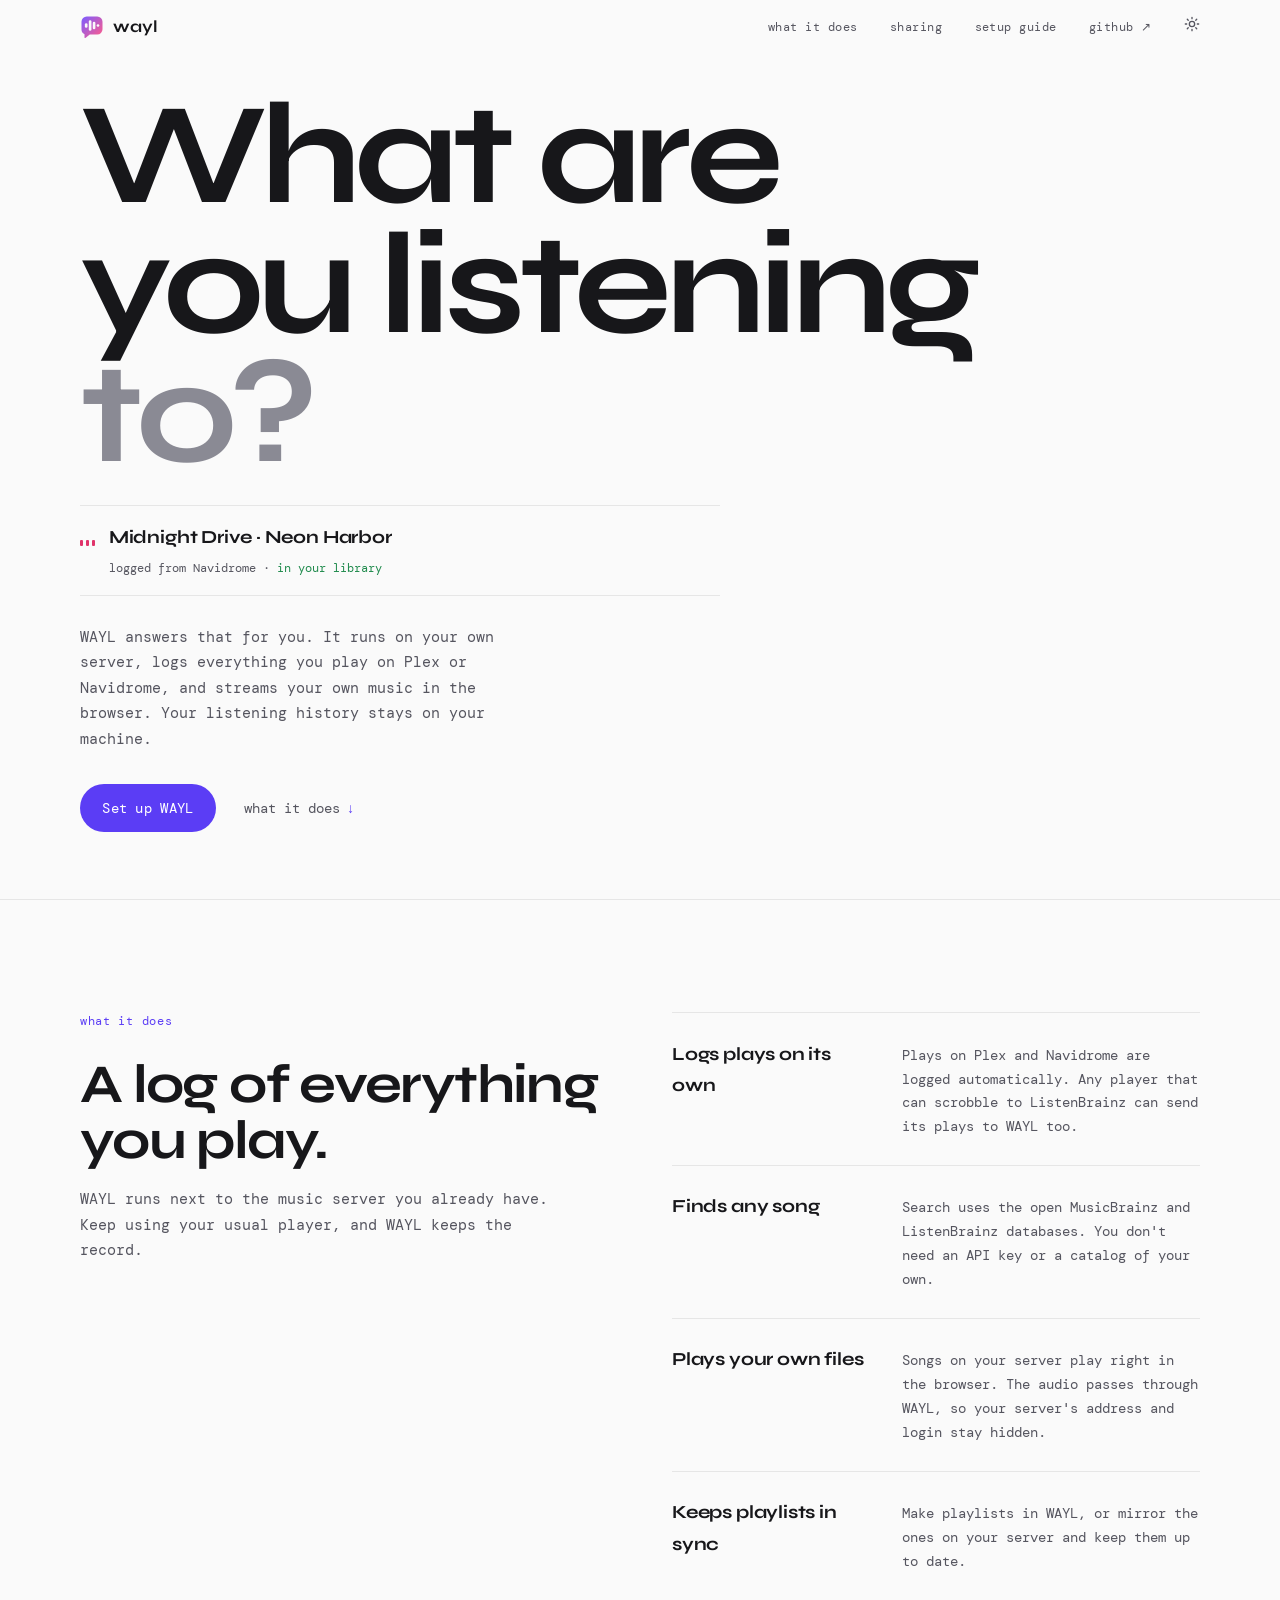
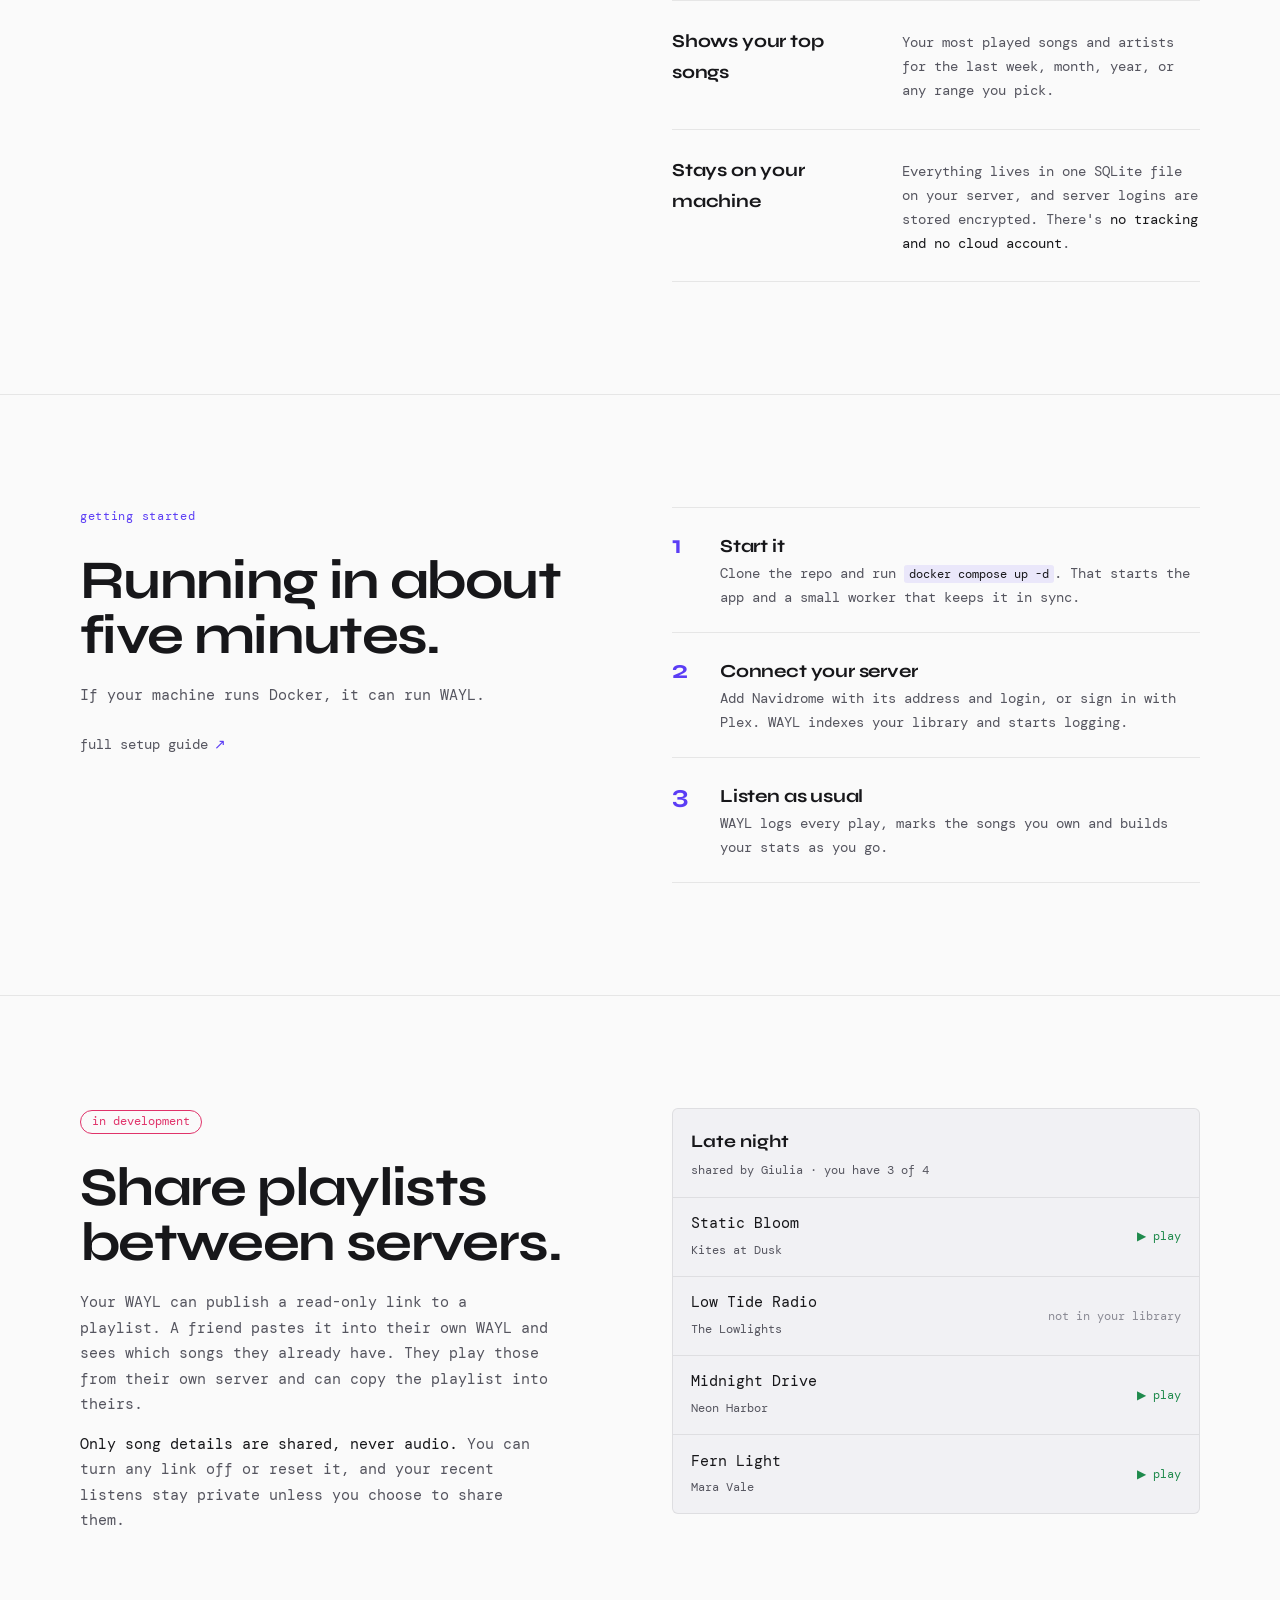
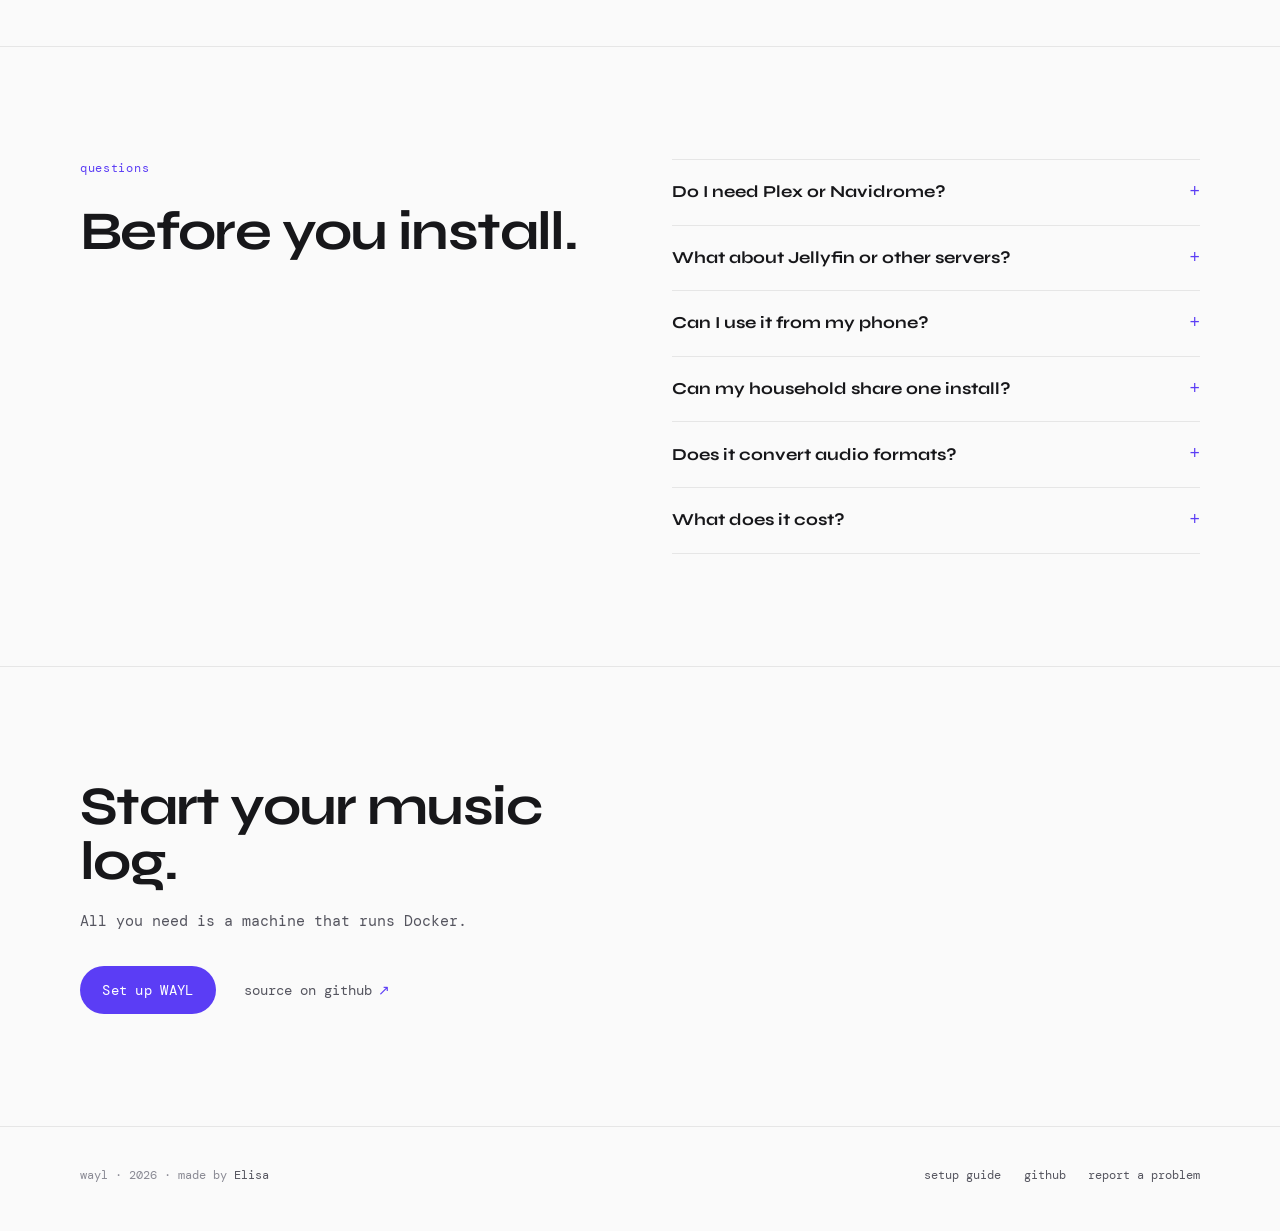
<file: index.html>
<!doctype html>
<html lang="en">
    <head>
        <meta charset="utf-8" />
        <meta
            name="viewport"
            content="width=device-width, initial-scale=1, viewport-fit=cover" />
        <title>WAYL · What are you listening to?</title>
        <meta
            name="description"
            content="WAYL is a self-hosted music log. It logs what you play on Plex or Navidrome, streams your own library in the browser, and keeps your listening history on your machine." />
        <meta property="og:title" content="WAYL · What are you listening to?" />
        <meta
            property="og:description"
            content="A self-hosted music log for Plex and Navidrome. Your listening history stays on your machine." />
        <meta property="og:type" content="website" />
        <link rel="icon" href="assets/favicon.svg" type="image/svg+xml" />
        <link rel="icon" href="assets/favicon-32.png" type="image/png" sizes="32x32" />
        <link rel="apple-touch-icon" href="assets/apple-touch-icon.png" />
        <script>
            /* set the theme before first paint: saved choice, else the system setting */
            (function () {
                var t;
                try {
                    t = localStorage.getItem("theme");
                } catch (e) {}
                if (t !== "light" && t !== "dark")
                    t = matchMedia("(prefers-color-scheme: light)").matches
                        ? "light"
                        : "dark";
                document.documentElement.setAttribute("data-theme", t);
            })();
        </script>
        <link
            rel="preload"
            href="assets/fonts/syne-latin-700-normal.woff2"
            as="font"
            type="font/woff2"
            crossorigin />
        <link
            rel="preload"
            href="assets/fonts/dm-mono-latin-400-normal.woff2"
            as="font"
            type="font/woff2"
            crossorigin />
        <link rel="stylesheet" href="style.css" />
        <script src="main.js" defer></script>
    </head>
    <body>
        <a class="skip" href="#main">Skip to content</a>

        <nav class="nav" id="nav" aria-label="Main">
            <a href="./" class="nav__logo" aria-label="WAYL home"
                ><img
                    src="assets/logo.svg"
                    alt=""
                    width="24"
                    height="24" />wayl</a
            >
            <div class="nav__links">
                <a href="#what">what it does</a>
                <a href="#sharing">sharing</a>
                <a href="setup.html">setup guide</a>
                <a href="https://github.com/acrazypie/wayl" rel="noopener"
                    >github ↗</a
                >
                <button
                    type="button"
                    class="theme-toggle"
                    data-theme-toggle
                    aria-label="Switch light or dark theme">
                    <span class="theme-icon"
                        ><svg
                            class="icon-moon"
                            viewBox="0 0 24 24"
                            fill="none"
                            stroke="currentColor"
                            stroke-width="2"
                            stroke-linecap="round"
                            stroke-linejoin="round"
                            aria-hidden="true">
                            <path
                                d="M21 12.79A9 9 0 1 1 11.21 3 7 7 0 0 0 21 12.79z" /></svg
                        ><svg
                            class="icon-sun"
                            viewBox="0 0 24 24"
                            fill="none"
                            stroke="currentColor"
                            stroke-width="2"
                            stroke-linecap="round"
                            stroke-linejoin="round"
                            aria-hidden="true">
                            <circle cx="12" cy="12" r="4" />
                            <path
                                d="M12 2v2M12 20v2M4.93 4.93l1.41 1.41M17.66 17.66l1.41 1.41M2 12h2M20 12h2M6.34 17.66l-1.41 1.41M19.07 4.93l-1.41 1.41" /></svg
                    ></span>
                </button>
            </div>
            <button
                type="button"
                class="nav__burger"
                id="burger"
                aria-label="Menu"
                aria-expanded="false"
                aria-controls="drawer">
                <span></span><span></span><span></span>
            </button>
        </nav>

        <div class="drawer" id="drawer">
            <a href="#what">what it does</a>
            <a href="#sharing">sharing</a>
            <a href="setup.html">setup guide</a>
            <a href="https://github.com/acrazypie/wayl" rel="noopener"
                >github ↗</a
            >
            <button type="button" class="drawer__theme" data-theme-toggle>
                <span>theme</span>
                <span class="theme-icon"
                    ><svg
                        class="icon-moon"
                        viewBox="0 0 24 24"
                        fill="none"
                        stroke="currentColor"
                        stroke-width="2"
                        stroke-linecap="round"
                        stroke-linejoin="round"
                        aria-hidden="true">
                        <path
                            d="M21 12.79A9 9 0 1 1 11.21 3 7 7 0 0 0 21 12.79z" /></svg
                    ><svg
                        class="icon-sun"
                        viewBox="0 0 24 24"
                        fill="none"
                        stroke="currentColor"
                        stroke-width="2"
                        stroke-linecap="round"
                        stroke-linejoin="round"
                        aria-hidden="true">
                        <circle cx="12" cy="12" r="4" />
                        <path
                            d="M12 2v2M12 20v2M4.93 4.93l1.41 1.41M17.66 17.66l1.41 1.41M2 12h2M20 12h2M6.34 17.66l-1.41 1.41M19.07 4.93l-1.41 1.41" /></svg
                ></span>
            </button>
        </div>

        <main id="main">
            <section class="hero">
                <h1 class="hero__q in-1">
                    <span>What are</span><span>you listening</span
                    ><span class="dimmed">to?</span>
                </h1>

                <div class="answer in-2" id="answer" aria-live="polite">
                    <div class="eq" aria-hidden="true">
                        <i></i><i></i><i></i>
                    </div>
                    <div class="answer__track" id="answer-track">
                        Midnight Drive · Neon Harbor
                    </div>
                    <div class="answer__meta" id="answer-meta">
                        logged from Navidrome · <b>in your library</b>
                    </div>
                </div>

                <div class="in-3">
                    <p class="hero__desc">
                        WAYL answers that for you. It runs on your own server,
                        logs everything you play on Plex or Navidrome, and
                        streams your own music in the browser. Your listening
                        history stays on your machine.
                    </p>
                    <div class="actions">
                        <a class="btn" href="setup.html">Set up WAYL</a>
                        <a class="link link--down" href="#what"
                            >what it does <span class="ico">↓</span></a
                        >
                    </div>
                </div>
            </section>

            <section class="section" id="what">
                <div class="split">
                    <div>
                        <p class="tag">what it does</p>
                        <h2 class="h2">A log of everything you play.</h2>
                        <p class="lede">
                            WAYL runs next to the music server you already have.
                            Keep using your usual player, and WAYL keeps the
                            record.
                        </p>
                    </div>
                    <ul class="rows">
                        <li class="row">
                            <span class="row__title">Logs plays on its own</span
                            ><span class="row__text"
                                >Plays on Plex and Navidrome are logged
                                automatically. Any player that can scrobble to
                                ListenBrainz can send its plays to WAYL
                                too.</span
                            >
                        </li>
                        <li class="row">
                            <span class="row__title">Finds any song</span
                            ><span class="row__text"
                                >Search uses the open MusicBrainz and
                                ListenBrainz databases. You don't need an API
                                key or a catalog of your own.</span
                            >
                        </li>
                        <li class="row">
                            <span class="row__title">Plays your own files</span
                            ><span class="row__text"
                                >Songs on your server play right in the browser.
                                The audio passes through WAYL, so your server's
                                address and login stay hidden.</span
                            >
                        </li>
                        <li class="row">
                            <span class="row__title"
                                >Keeps playlists in sync</span
                            ><span class="row__text"
                                >Make playlists in WAYL, or mirror the ones on
                                your server and keep them up to date.</span
                            >
                        </li>
                        <li class="row">
                            <span class="row__title">Shows your top songs</span
                            ><span class="row__text"
                                >Your most played songs and artists for the last
                                week, month, year, or any range you pick.</span
                            >
                        </li>
                        <li class="row">
                            <span class="row__title">Stays on your machine</span
                            ><span class="row__text"
                                >Everything lives in one SQLite file on your
                                server, and server logins are stored encrypted.
                                There's
                                <strong>no tracking and no cloud account</strong
                                >.</span
                            >
                        </li>
                    </ul>
                </div>
            </section>

            <section class="section" id="how">
                <div class="split">
                    <div>
                        <p class="tag">getting started</p>
                        <h2 class="h2">Running in about five minutes.</h2>
                        <p class="lede">
                            If your machine runs Docker, it can run WAYL.
                        </p>
                        <p class="lede">
                            <a class="link" href="setup.html"
                                >full setup guide <span class="ico">↗</span></a
                            >
                        </p>
                    </div>
                    <ol class="steps">
                        <li>
                            <div>
                                <span class="row__title">Start it</span>
                                <p class="row__text">
                                    Clone the repo and run
                                    <code>docker compose up -d</code>. That
                                    starts the app and a small worker that keeps
                                    it in sync.
                                </p>
                            </div>
                        </li>
                        <li>
                            <div>
                                <span class="row__title"
                                    >Connect your server</span
                                >
                                <p class="row__text">
                                    Add Navidrome with its address and login, or
                                    sign in with Plex. WAYL indexes your library
                                    and starts logging.
                                </p>
                            </div>
                        </li>
                        <li>
                            <div>
                                <span class="row__title">Listen as usual</span>
                                <p class="row__text">
                                    WAYL logs every play, marks the songs you
                                    own and builds your stats as you go.
                                </p>
                            </div>
                        </li>
                    </ol>
                </div>
            </section>

            <section class="section" id="sharing">
                <div class="split">
                    <div>
                        <span class="status">in development</span>
                        <h2 class="h2">Share playlists between servers.</h2>
                        <p class="lede">
                            Your WAYL can publish a read-only link to a
                            playlist. A friend pastes it into their own WAYL and
                            sees which songs they already have. They play those
                            from their own server and can copy the playlist into
                            theirs.
                        </p>
                        <p class="lede">
                            <strong
                                >Only song details are shared, never
                                audio.</strong
                            >
                            You can turn any link off or reset it, and your
                            recent listens stay private unless you choose to
                            share them.
                        </p>
                    </div>
                    <div
                        class="share__list"
                        aria-label="Example: a friend's shared playlist">
                        <div class="share__head">
                            <b>Late night</b
                            ><span>shared by Giulia · you have 3 of 4</span>
                        </div>
                        <div class="share__row">
                            <div>
                                <b>Static Bloom</b><small>Kites at Dusk</small>
                            </div>
                            <span class="owned">▶ play</span>
                        </div>
                        <div class="share__row">
                            <div>
                                <b>Low Tide Radio</b
                                ><small>The Lowlights</small>
                            </div>
                            <span class="missing">not in your library</span>
                        </div>
                        <div class="share__row">
                            <div>
                                <b>Midnight Drive</b><small>Neon Harbor</small>
                            </div>
                            <span class="owned">▶ play</span>
                        </div>
                        <div class="share__row">
                            <div><b>Fern Light</b><small>Mara Vale</small></div>
                            <span class="owned">▶ play</span>
                        </div>
                    </div>
                </div>
            </section>

            <section class="section" id="faq">
                <div class="split">
                    <div>
                        <p class="tag">questions</p>
                        <h2 class="h2">Before you install.</h2>
                    </div>
                    <div class="faq">
                        <details>
                            <summary>Do I need Plex or Navidrome?</summary>
                            <p>
                                No. Without a server you can still search, log
                                songs by hand, make playlists and see your
                                stats. Connecting a server adds automatic
                                logging, owned marks and streaming.
                            </p>
                        </details>
                        <details>
                            <summary>
                                What about Jellyfin or other servers?
                            </summary>
                            <p>
                                WAYL connects directly to Navidrome and other
                                Subsonic-compatible servers, and to Plex. Any
                                player that can send plays to a custom
                                ListenBrainz server can also log to WAYL, using
                                a token from Settings.
                            </p>
                        </details>
                        <details>
                            <summary>Can I use it from my phone?</summary>
                            <p>
                                Yes, as long as your phone can reach your WAYL:
                                through a reverse proxy with HTTPS, or a private
                                network like Tailscale. The setup guide covers
                                both. A mobile app is planned.
                            </p>
                        </details>
                        <details>
                            <summary>
                                Can my household share one install?
                            </summary>
                            <p>
                                Yes. Everyone makes their own account, and each
                                person's servers, plays and playlists stay
                                separate.
                            </p>
                        </details>
                        <details>
                            <summary>Does it convert audio formats?</summary>
                            <p>
                                Not yet. Files play as they are, so your browser
                                needs to support the format. MP3, AAC, FLAC, Ogg
                                and Opus all work in current browsers. ALAC
                                usually doesn't.
                            </p>
                        </details>
                        <details>
                            <summary>What does it cost?</summary>
                            <p>
                                Nothing. It runs on your own hardware, and the
                                song data comes from free, open databases.
                            </p>
                        </details>
                    </div>
                </div>
            </section>

            <section class="section closing">
                <h2 class="h2">Start your music log.</h2>
                <p class="lede" style="margin-bottom: 2rem">
                    All you need is a machine that runs Docker.
                </p>
                <div class="actions">
                    <a class="btn" href="setup.html">Set up WAYL</a>
                    <a
                        class="link"
                        href="https://github.com/acrazypie/wayl"
                        rel="noopener"
                        >source on github <span class="ico">↗</span></a
                    >
                </div>
            </section>
        </main>

        <footer>
            <span
                >wayl · <span data-year></span> · made by
                <a href="https://egenesio.com" rel="noopener">Elisa</a></span
            >
            <nav aria-label="Footer">
                <a href="setup.html">setup guide</a>
                <a href="https://github.com/acrazypie/wayl" rel="noopener"
                    >github</a
                >
                <a
                    href="https://github.com/acrazypie/wayl/issues"
                    rel="noopener"
                    >report a problem</a
                >
            </nav>
        </footer>
    </body>
</html>
</file>
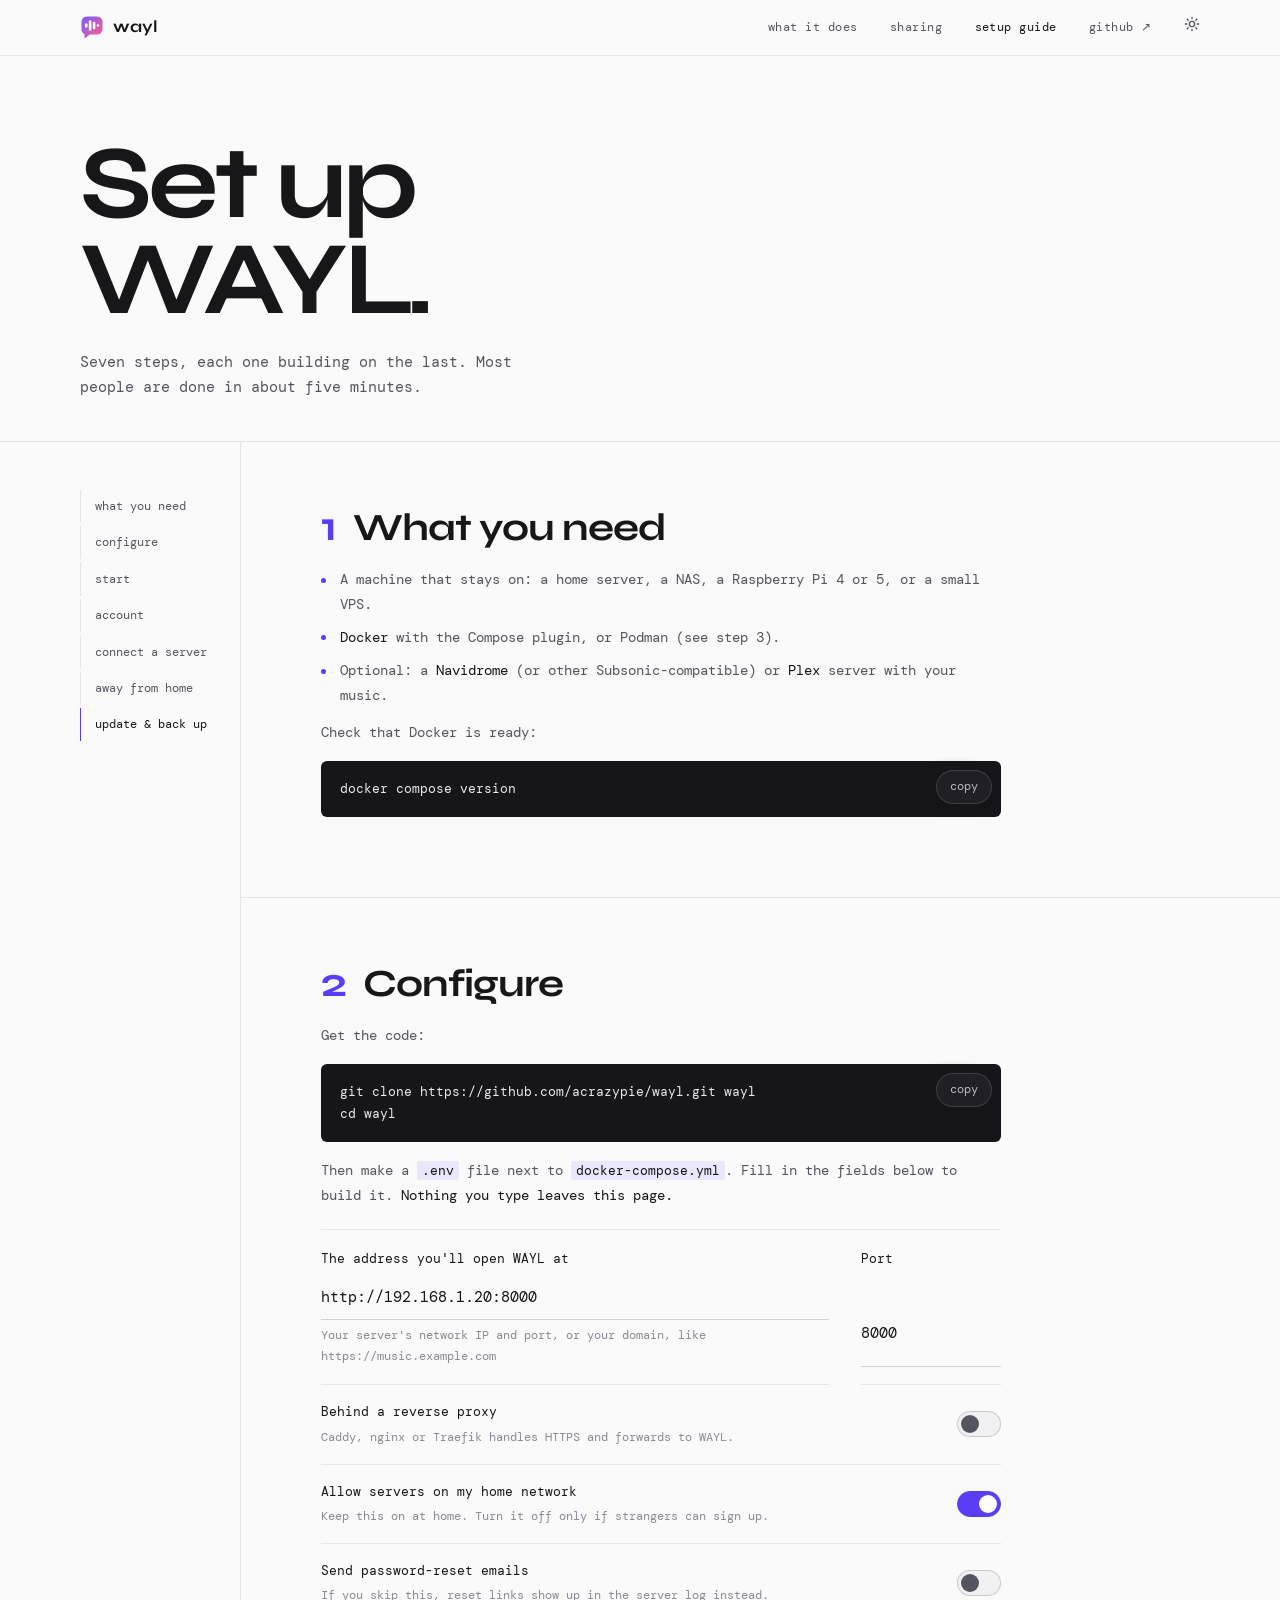
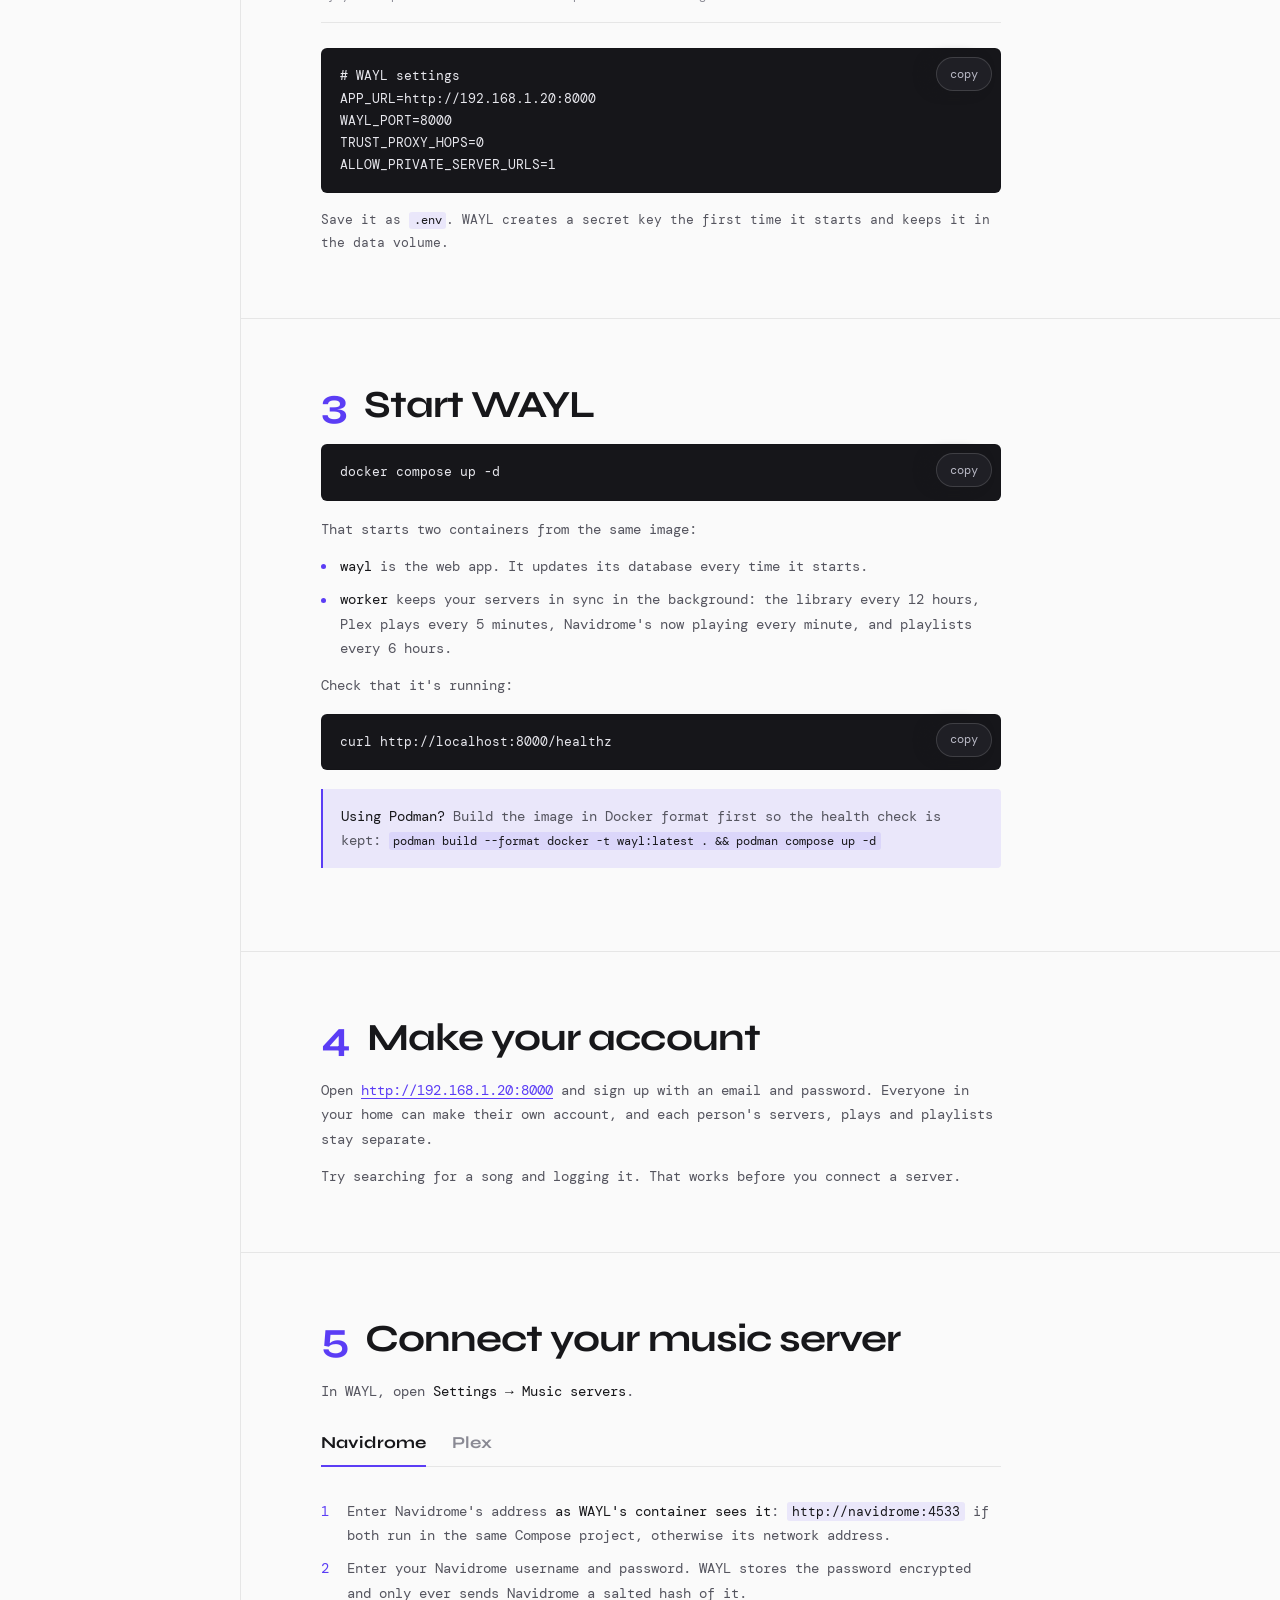
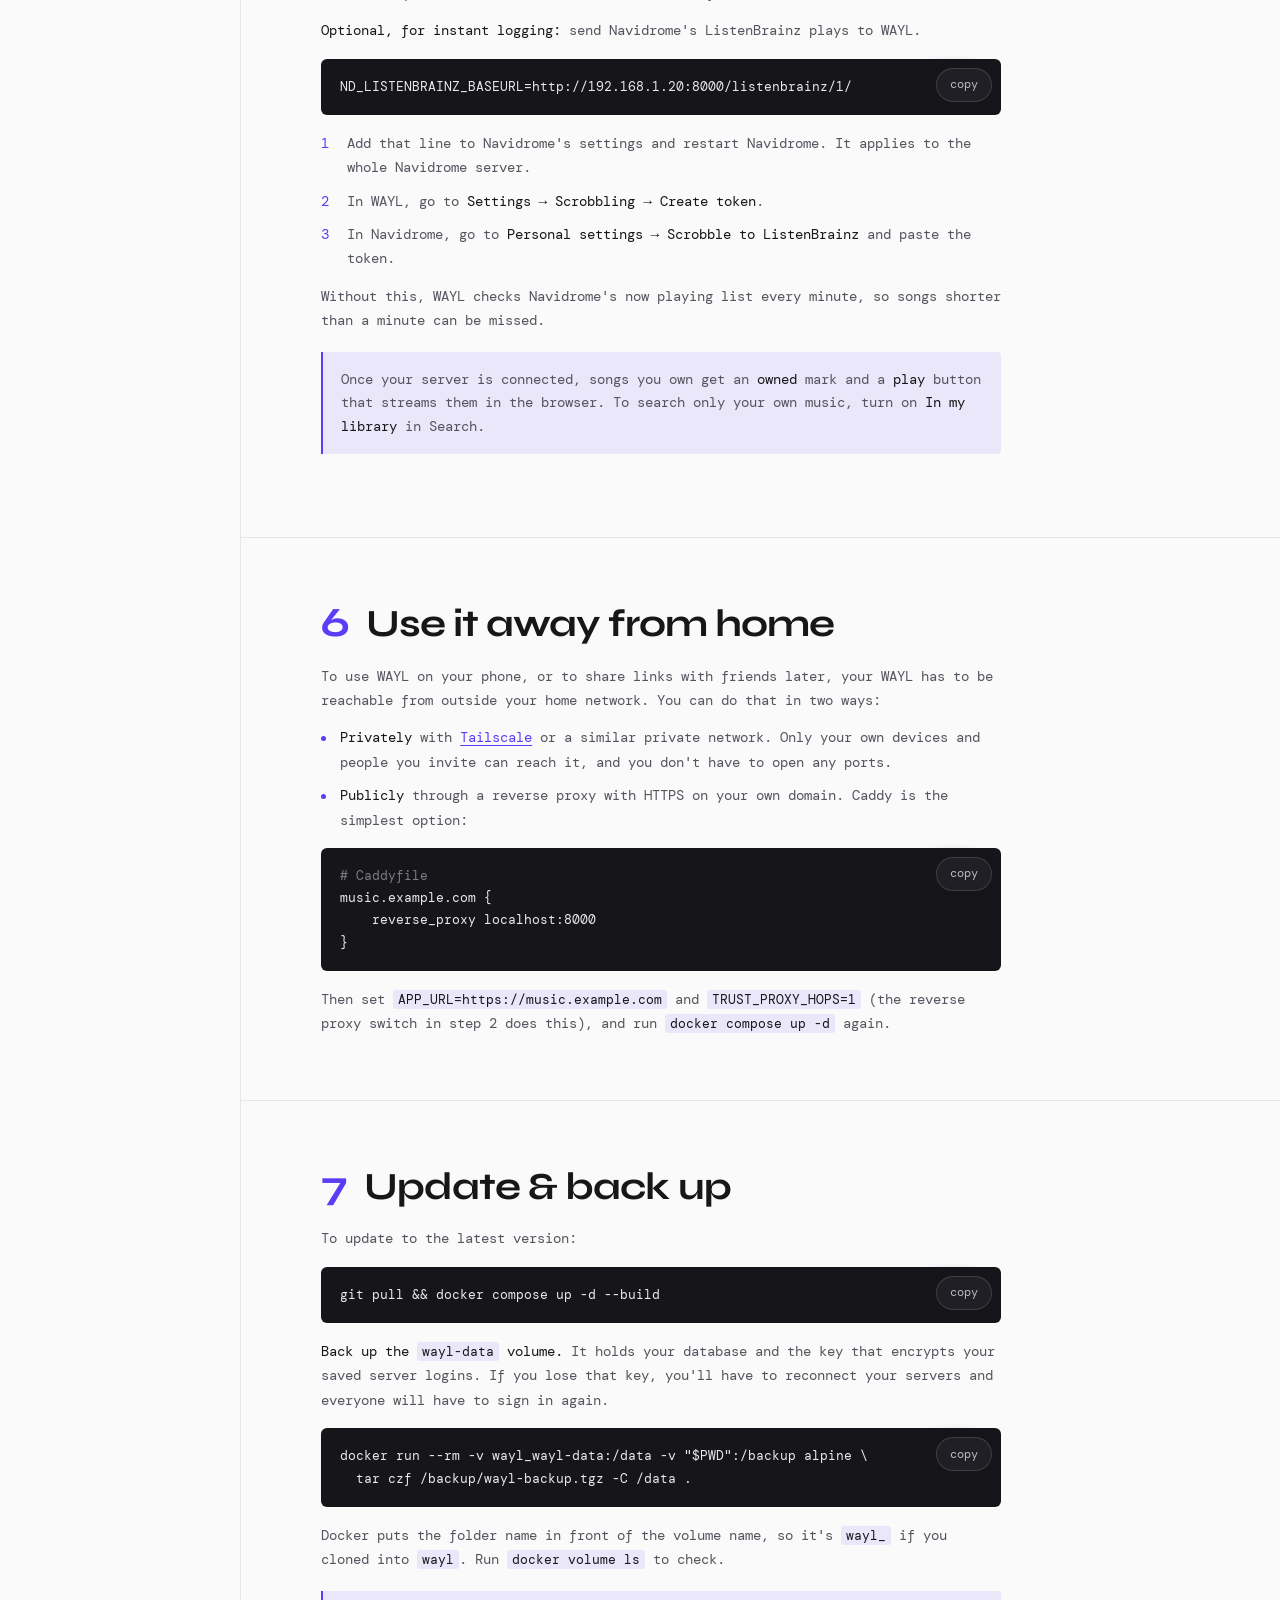
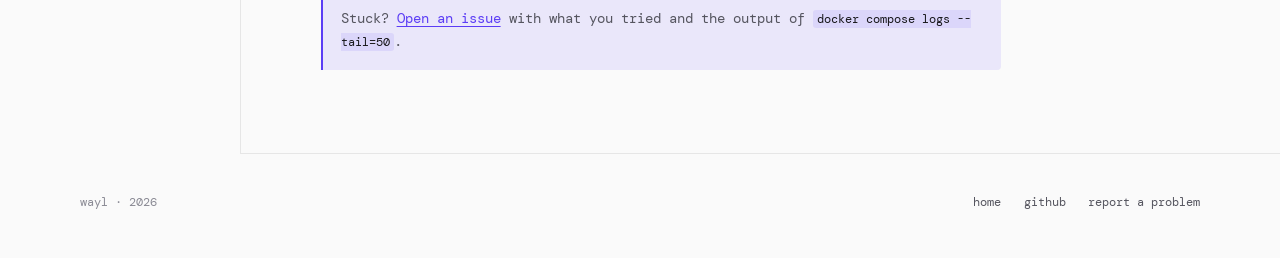
<file: setup.html>
<!doctype html>
<html lang="en">
<head>
    <meta charset="utf-8">
    <meta name="viewport" content="width=device-width, initial-scale=1, viewport-fit=cover">
    <title>Set up WAYL · self-hosting guide</title>
    <meta name="description" content="Install WAYL with Docker, connect Plex or Navidrome, and use it away from home. Step by step.">
    <link rel="icon" href="assets/favicon.svg" type="image/svg+xml">
    <link rel="icon" href="assets/favicon-32.png" type="image/png" sizes="32x32">
    <link rel="apple-touch-icon" href="assets/apple-touch-icon.png">
    <script>
        (function () {
            var t; try { t = localStorage.getItem("theme"); } catch (e) {}
            if (t !== "light" && t !== "dark") t = matchMedia("(prefers-color-scheme: light)").matches ? "light" : "dark";
            document.documentElement.setAttribute("data-theme", t);
        })();
    </script>
    <link rel="preload" href="assets/fonts/syne-latin-700-normal.woff2" as="font" type="font/woff2" crossorigin>
    <link rel="preload" href="assets/fonts/dm-mono-latin-400-normal.woff2" as="font" type="font/woff2" crossorigin>
    <link rel="stylesheet" href="style.css">
    <script src="main.js" defer></script>
</head>
<body>
<a class="skip" href="#main">Skip to content</a>

<nav class="nav solid" id="nav" aria-label="Main">
    <a href="./" class="nav__logo" aria-label="WAYL home"><img src="assets/logo.svg" alt="" width="24" height="24">wayl</a>
    <div class="nav__links">
        <a href="./#what">what it does</a>
        <a href="./#sharing">sharing</a>
        <a href="setup.html" aria-current="page">setup guide</a>
        <a href="https://github.com/acrazypie/wayl" rel="noopener">github ↗</a>
        <button type="button" class="theme-toggle" data-theme-toggle aria-label="Switch light or dark theme">
            <span class="theme-icon"><svg class="icon-moon" viewBox="0 0 24 24" fill="none" stroke="currentColor" stroke-width="2" stroke-linecap="round" stroke-linejoin="round" aria-hidden="true"><path d="M21 12.79A9 9 0 1 1 11.21 3 7 7 0 0 0 21 12.79z"/></svg><svg class="icon-sun" viewBox="0 0 24 24" fill="none" stroke="currentColor" stroke-width="2" stroke-linecap="round" stroke-linejoin="round" aria-hidden="true"><circle cx="12" cy="12" r="4"/><path d="M12 2v2M12 20v2M4.93 4.93l1.41 1.41M17.66 17.66l1.41 1.41M2 12h2M20 12h2M6.34 17.66l-1.41 1.41M19.07 4.93l-1.41 1.41"/></svg></span>
        </button>
    </div>
    <button type="button" class="nav__burger" id="burger" aria-label="Menu" aria-expanded="false" aria-controls="drawer"><span></span><span></span><span></span></button>
</nav>

<div class="drawer" id="drawer">
    <a href="./#what">what it does</a>
    <a href="./#sharing">sharing</a>
    <a href="setup.html" aria-current="page">setup guide</a>
    <a href="https://github.com/acrazypie/wayl" rel="noopener">github ↗</a>
    <button type="button" class="drawer__theme" data-theme-toggle>
        <span>theme</span>
        <span class="theme-icon"><svg class="icon-moon" viewBox="0 0 24 24" fill="none" stroke="currentColor" stroke-width="2" stroke-linecap="round" stroke-linejoin="round" aria-hidden="true"><path d="M21 12.79A9 9 0 1 1 11.21 3 7 7 0 0 0 21 12.79z"/></svg><svg class="icon-sun" viewBox="0 0 24 24" fill="none" stroke="currentColor" stroke-width="2" stroke-linecap="round" stroke-linejoin="round" aria-hidden="true"><circle cx="12" cy="12" r="4"/><path d="M12 2v2M12 20v2M4.93 4.93l1.41 1.41M17.66 17.66l1.41 1.41M2 12h2M20 12h2M6.34 17.66l-1.41 1.41M19.07 4.93l-1.41 1.41"/></svg></span>
    </button>
</div>

<main id="main">
    <header class="guide-hero">
        <h1>Set up<br>WAYL.</h1>
        <p class="lede">Seven steps, each one building on the last. Most people are done in about five minutes.</p>
    </header>

    <div class="guide">
        <nav class="toc" aria-label="Steps">
            <a href="#requirements">what you need</a>
            <a href="#configure">configure</a>
            <a href="#start">start</a>
            <a href="#account">account</a>
            <a href="#connect">connect a server</a>
            <a href="#remote">away from home</a>
            <a href="#maintain">update &amp; back up</a>
        </nav>

        <div class="steps-wrap">
            <section class="step" id="requirements">
                <div class="step__head"><span class="step__n">1</span><h2>What you need</h2></div>
                <div class="step__body">
                    <ul class="bullets">
                        <li>A machine that stays on: a home server, a NAS, a Raspberry Pi 4 or 5, or a small VPS.</li>
                        <li><strong>Docker</strong> with the Compose plugin, or Podman (see step 3).</li>
                        <li>Optional: a <strong>Navidrome</strong> (or other Subsonic-compatible) or <strong>Plex</strong> server with your music.</li>
                    </ul>
                    <p>Check that Docker is ready:</p>
                    <div class="code"><pre><code>docker compose version</code></pre></div>
                </div>
            </section>

            <section class="step" id="configure">
                <div class="step__head"><span class="step__n">2</span><h2>Configure</h2></div>
                <div class="step__body">
                    <p>Get the code:</p>
                    <div class="code"><pre><code>git clone https://github.com/acrazypie/wayl.git wayl
cd wayl</code></pre></div>
                    <p>Then make a <code>.env</code> file next to <code>docker-compose.yml</code>. Fill in the fields below to build it. <strong>Nothing you type leaves this page.</strong></p>

                    <form class="builder" id="env-form" autocomplete="off">
                        <div class="field-row">
                            <div class="field">
                                <label for="f-url">The address you'll open WAYL at</label>
                                <input type="text" id="f-url" value="http://192.168.1.20:8000" spellcheck="false" inputmode="url">
                                <small>Your server's network IP and port, or your domain, like https://music.example.com</small>
                                <p class="warn" id="url-warn" hidden></p>
                            </div>
                            <div class="field">
                                <label for="f-port">Port</label>
                                <input type="number" id="f-port" value="8000" min="1" max="65535" inputmode="numeric">
                            </div>
                        </div>
                        <label class="toggle"><span>Behind a reverse proxy</span><small>Caddy, nginx or Traefik handles HTTPS and forwards to WAYL.</small><input type="checkbox" id="f-proxy"></label>
                        <label class="toggle"><span>Allow servers on my home network</span><small>Keep this on at home. Turn it off only if strangers can sign up.</small><input type="checkbox" id="f-private" checked></label>
                        <label class="toggle"><span>Send password-reset emails</span><small>If you skip this, reset links show up in the server log instead.</small><input type="checkbox" id="f-mail"></label>
                        <div class="mail" id="mail-fields" hidden>
                            <div class="field-row">
                                <div class="field"><label for="f-smtp">SMTP server</label><input type="text" id="f-smtp" value="smtp.gmail.com" spellcheck="false"></div>
                                <div class="field"><label for="f-smtp-port">Port</label><input type="number" id="f-smtp-port" value="587" inputmode="numeric"></div>
                            </div>
                            <div class="field"><label for="f-from">Send from</label><input type="text" id="f-from" placeholder="you@example.com" spellcheck="false" inputmode="email"><small>Add the password to the file yourself. It isn't asked for here.</small></div>
                        </div>
                    </form>

                    <div class="builder-out">
                        <div class="code"><pre><code id="env-out"></code></pre></div>
                        <p>Save it as <code>.env</code>. WAYL creates a secret key the first time it starts and keeps it in the data volume.</p>
                    </div>
                </div>
            </section>

            <section class="step" id="start">
                <div class="step__head"><span class="step__n">3</span><h2>Start WAYL</h2></div>
                <div class="step__body">
                    <div class="code"><pre><code>docker compose up -d</code></pre></div>
                    <p>That starts two containers from the same image:</p>
                    <ul class="bullets">
                        <li><strong>wayl</strong> is the web app. It updates its database every time it starts.</li>
                        <li><strong>worker</strong> keeps your servers in sync in the background: the library every 12 hours, Plex plays every 5 minutes, Navidrome's now playing every minute, and playlists every 6 hours.</li>
                    </ul>
                    <p>Check that it's running:</p>
                    <div class="code"><pre><code id="health-cmd">curl http://localhost:8000/healthz</code></pre></div>
                    <div class="note"><strong>Using Podman?</strong> Build the image in Docker format first so the health check is kept: <code>podman build --format docker -t wayl:latest . &amp;&amp; podman compose up -d</code></div>
                </div>
            </section>

            <section class="step" id="account">
                <div class="step__head"><span class="step__n">4</span><h2>Make your account</h2></div>
                <div class="step__body">
                    <p>Open <a id="open-link" href="#">your WAYL address</a> and sign up with an email and password. Everyone in your home can make their own account, and each person's servers, plays and playlists stay separate.</p>
                    <p>Try searching for a song and logging it. That works before you connect a server.</p>
                </div>
            </section>

            <section class="step" id="connect">
                <div class="step__head"><span class="step__n">5</span><h2>Connect your music server</h2></div>
                <div class="step__body">
                    <p>In WAYL, open <strong>Settings → Music servers</strong>.</p>
                    <div data-tabs>
                        <div class="tabs__list" role="tablist" aria-label="Music server">
                            <button type="button" role="tab" id="t-nd" aria-controls="p-nd" aria-selected="true">Navidrome</button>
                            <button type="button" role="tab" id="t-plex" aria-controls="p-plex" aria-selected="false" tabindex="-1">Plex</button>
                        </div>
                        <div class="tabs__panel" role="tabpanel" id="p-nd" aria-labelledby="t-nd" tabindex="0">
                            <ol class="bullets">
                                <li>Enter Navidrome's address <strong>as WAYL's container sees it</strong>: <code>http://navidrome:4533</code> if both run in the same Compose project, otherwise its network address.</li>
                                <li>Enter your Navidrome username and password. WAYL stores the password encrypted and only ever sends Navidrome a salted hash of it.</li>
                            </ol>
                            <p><strong>Optional, for instant logging:</strong> send Navidrome's ListenBrainz plays to WAYL.</p>
                            <div class="code"><pre><code id="nd-env">ND_LISTENBRAINZ_BASEURL=http://192.168.1.20:8000/listenbrainz/1/</code></pre></div>
                            <ol class="bullets">
                                <li>Add that line to Navidrome's settings and restart Navidrome. It applies to the whole Navidrome server.</li>
                                <li>In WAYL, go to <strong>Settings → Scrobbling → Create token</strong>.</li>
                                <li>In Navidrome, go to <strong>Personal settings → Scrobble to ListenBrainz</strong> and paste the token.</li>
                            </ol>
                            <p>Without this, WAYL checks Navidrome's now playing list every minute, so songs shorter than a minute can be missed.</p>
                        </div>
                        <div class="tabs__panel" role="tabpanel" id="p-plex" aria-labelledby="t-plex" tabindex="0" hidden>
                            <ol class="bullets">
                                <li>Click <strong>Sign in with Plex</strong>, approve WAYL in the Plex window, then pick a server.</li>
                                <li>WAYL tries each of the server's addresses, local ones first, and keeps the first one that works.</li>
                                <li>If none work from inside Docker, choose <strong>Enter address and token instead</strong> and use something like <code>http://plex:32400</code> with your <a href="https://support.plex.tv/articles/204059436-finding-an-authentication-token-x-plex-token/" rel="noopener">Plex token</a>.</li>
                            </ol>
                            <p>WAYL imports your plays from Plex's history: the last 30 days on the first sync, then only new ones. You don't need Plex Pass.</p>
                        </div>
                    </div>
                    <div class="note">Once your server is connected, songs you own get an <strong>owned</strong> mark and a <strong>play</strong> button that streams them in the browser. To search only your own music, turn on <strong>In my library</strong> in Search.</div>
                </div>
            </section>

            <section class="step" id="remote">
                <div class="step__head"><span class="step__n">6</span><h2>Use it away from home</h2></div>
                <div class="step__body">
                    <p>To use WAYL on your phone, or to share links with friends later, your WAYL has to be reachable from outside your home network. You can do that in two ways:</p>
                    <ul class="bullets">
                        <li><strong>Privately</strong> with <a href="https://tailscale.com" rel="noopener">Tailscale</a> or a similar private network. Only your own devices and people you invite can reach it, and you don't have to open any ports.</li>
                        <li><strong>Publicly</strong> through a reverse proxy with HTTPS on your own domain. Caddy is the simplest option:</li>
                    </ul>
                    <div class="code"><pre><code><span class="c"># Caddyfile</span>
music.example.com {
    reverse_proxy localhost:8000
}</code></pre></div>
                    <p>Then set <code>APP_URL=https://music.example.com</code> and <code>TRUST_PROXY_HOPS=1</code> (the reverse proxy switch in step 2 does this), and run <code>docker compose up -d</code> again.</p>
                </div>
            </section>

            <section class="step" id="maintain">
                <div class="step__head"><span class="step__n">7</span><h2>Update &amp; back up</h2></div>
                <div class="step__body">
                    <p>To update to the latest version:</p>
                    <div class="code"><pre><code>git pull &amp;&amp; docker compose up -d --build</code></pre></div>
                    <p><strong>Back up the <code>wayl-data</code> volume.</strong> It holds your database and the key that encrypts your saved server logins. If you lose that key, you'll have to reconnect your servers and everyone will have to sign in again.</p>
                    <div class="code"><pre><code>docker run --rm -v wayl_wayl-data:/data -v "$PWD":/backup alpine \
  tar czf /backup/wayl-backup.tgz -C /data .</code></pre></div>
                    <p>Docker puts the folder name in front of the volume name, so it's <code>wayl_</code> if you cloned into <code>wayl</code>. Run <code>docker volume ls</code> to check.</p>
                    <div class="note">Stuck? <a href="https://github.com/acrazypie/wayl/issues" rel="noopener">Open an issue</a> with what you tried and the output of <code>docker compose logs --tail=50</code>.</div>
                </div>
            </section>
        </div>
    </div>
</main>

<footer>
    <span>wayl · <span data-year></span></span>
    <nav aria-label="Footer">
        <a href="./">home</a>
        <a href="https://github.com/acrazypie/wayl" rel="noopener">github</a>
        <a href="https://github.com/acrazypie/wayl/issues" rel="noopener">report a problem</a>
    </nav>
</footer>
</body>
</html>
</file>
<file: style.css>
/* WAYL site — built on the egenesio.com design system (Syne + DM Mono, hairlines, rows),
   with WAYL's violet as the accent. Mobile first: base styles are the phone layout. */

/* Fonts are hosted here (SIL Open Font License, see assets/fonts) so no third party sees visitors. */
@font-face { font-family: "Syne"; src: url("assets/fonts/syne-latin-700-normal.woff2") format("woff2"); font-weight: 700; font-display: swap; }
@font-face { font-family: "DM Mono"; src: url("assets/fonts/dm-mono-latin-400-normal.woff2") format("woff2"); font-weight: 400; font-display: swap; }
@font-face { font-family: "DM Mono"; src: url("assets/fonts/dm-mono-latin-300-normal.woff2") format("woff2"); font-weight: 300; font-display: swap; }

/* ─── TOKENS ─────────────────────────────────────────────── */
:root {
    --bg: #0a0a0a;
    --bg-raise: #121214;
    --nav-bg: rgba(10, 10, 10, 0.88);
    --line: rgba(255, 255, 255, 0.08);
    --line-hi: rgba(255, 255, 255, 0.16);
    --text: #efefef;
    --mid: #8d8d96;
    --dim: #5c5c66;
    --accent: #a08bff;
    --accent-lo: rgba(160, 139, 255, 0.14);
    --live: #ff5c8a;
    --ok: #4ade80;
    --code-bg: #111114;
    --syne: "Syne", ui-sans-serif, system-ui, sans-serif;
    --mono: "DM Mono", ui-monospace, Menlo, Consolas, monospace;
    --ease: cubic-bezier(0.22, 1, 0.36, 1);
    --pad: 1.5rem;
    --nav-h: 56px;
    color-scheme: dark;
}

[data-theme="light"] {
    --bg: #fafafa;
    --bg-raise: #f1f1f4;
    --nav-bg: rgba(250, 250, 250, 0.9);
    --line: rgba(0, 0, 0, 0.08);
    --line-hi: rgba(0, 0, 0, 0.16);
    --text: #17171a;
    --mid: #55555f;
    --dim: #8a8a94;
    --accent: #5b3df5;
    --accent-lo: rgba(91, 61, 245, 0.1);
    --live: #e0336a;
    --ok: #1f8a4c;
    --code-bg: #16161a;
    color-scheme: light;
}

/* ─── RESET ──────────────────────────────────────────────── */
*, *::before, *::after { margin: 0; padding: 0; box-sizing: border-box; }
html { scroll-behavior: smooth; scroll-padding-top: calc(var(--nav-h) + 1rem); -webkit-text-size-adjust: 100%; }
@media (prefers-reduced-motion: reduce) { html { scroll-behavior: auto; } }
body {
    background: var(--bg);
    color: var(--text);
    font-family: var(--mono);
    font-size: 15px;
    line-height: 1.7;
    overflow-x: hidden;
    -webkit-font-smoothing: antialiased;
}
a { color: inherit; text-decoration: none; }
img, svg { display: block; max-width: 100%; }
button { font: inherit; color: inherit; }
ul, ol { list-style: none; }
:focus-visible { outline: 2px solid var(--accent); outline-offset: 3px; border-radius: 2px; }
::selection { background: var(--accent); color: #0a0a0a; }
code {
    font-family: var(--mono);
    font-size: 0.88em;
    color: var(--text);
    background: var(--accent-lo);
    padding: 0.08em 0.4em;
    border-radius: 3px;
    overflow-wrap: anywhere;
}
.skip { position: absolute; left: -999px; top: 0; }
.skip:focus { left: 1rem; top: 0.6rem; z-index: 400; background: var(--bg); padding: 0.4rem 0.8rem; border: 1px solid var(--line-hi); }

/* ─── NAV ────────────────────────────────────────────────── */
.nav {
    position: fixed;
    inset: 0 0 auto;
    z-index: 200;
    height: var(--nav-h);
    display: flex;
    align-items: center;
    justify-content: space-between;
    padding: 0 var(--pad);
    border-bottom: 1px solid transparent;
    transition: background 0.4s, border-color 0.4s;
}
.nav.scrolled, .nav.solid {
    background: var(--nav-bg);
    backdrop-filter: blur(16px);
    -webkit-backdrop-filter: blur(16px);
    border-color: var(--line);
}
.nav__logo { display: inline-flex; align-items: center; gap: 0.55rem; font-family: var(--syne); font-weight: 700; font-size: 1.05rem; letter-spacing: 0.01em; }
.nav__logo img { width: 24px; height: 24px; }
.nav__links { display: none; align-items: center; gap: 2rem; }
.nav__links a, .nav__links button {
    font-size: 0.78rem;
    letter-spacing: 0.04em;
    color: var(--mid);
    background: none;
    border: 0;
    cursor: pointer;
    transition: color 0.25s;
}
.nav__links a:hover, .nav__links button:hover, .nav__links a[aria-current="page"] { color: var(--text); }

.nav__burger {
    display: flex;
    flex-direction: column;
    justify-content: center;
    gap: 5px;
    width: 44px;
    height: 44px;
    margin-right: -8px;
    padding: 0 8px;
    background: none;
    border: 0;
    cursor: pointer;
}
.nav__burger span { display: block; height: 1px; background: var(--mid); transition: transform 0.3s var(--ease), opacity 0.3s, width 0.3s; }
.nav__burger span:nth-child(2) { width: 70%; }
.nav__burger[aria-expanded="true"] span:nth-child(1) { transform: rotate(45deg) translate(4px, 4px); }
.nav__burger[aria-expanded="true"] span:nth-child(2) { opacity: 0; }
.nav__burger[aria-expanded="true"] span:nth-child(3) { transform: rotate(-45deg) translate(4px, -4px); }

.drawer {
    position: fixed;
    inset: var(--nav-h) 0 0;
    z-index: 190;
    background: var(--bg);
    border-top: 1px solid var(--line);
    padding: 1.5rem var(--pad) 2.5rem;
    display: flex;
    flex-direction: column;
    overflow-y: auto;
    opacity: 0;
    visibility: hidden;
    transform: translateY(-8px);
    transition: opacity 0.3s var(--ease), transform 0.3s var(--ease), visibility 0.3s;
}
.drawer.open { opacity: 1; visibility: visible; transform: none; }
.drawer a {
    font-family: var(--syne);
    font-size: 2rem;
    font-weight: 700;
    letter-spacing: -0.02em;
    color: var(--dim);
    padding: 0.8rem 0;
    border-bottom: 1px solid var(--line);
    transition: color 0.2s;
}
.drawer a:hover, .drawer a[aria-current="page"] { color: var(--text); }
.drawer__theme {
    margin-top: auto;
    display: flex;
    justify-content: space-between;
    align-items: center;
    min-height: 52px;
    padding: 0.8rem 0;
    background: none;
    border: 0;
    border-top: 1px solid var(--line);
    font-family: var(--syne);
    font-weight: 700;
    font-size: 1.1rem;
    color: var(--mid);
    cursor: pointer;
}

.theme-icon { display: inline-flex; width: 16px; height: 16px; }
.theme-icon svg { width: 100%; height: 100%; }
.icon-sun, [data-theme="light"] .icon-moon { display: none; }
[data-theme="light"] .icon-sun { display: block; }
::view-transition-old(root), ::view-transition-new(root) { animation: none; mix-blend-mode: normal; }
::view-transition-new(root) { z-index: 2; }

/* ─── LAYOUT ─────────────────────────────────────────────── */
.section { padding: 4rem var(--pad); border-bottom: 1px solid var(--line); }
.tag { font-size: 0.72rem; letter-spacing: 0.06em; color: var(--accent); margin-bottom: 1.6rem; }
.h2 {
    font-family: var(--syne);
    font-weight: 700;
    font-size: clamp(2rem, 8vw, 3.4rem);
    line-height: 1.02;
    letter-spacing: -0.03em;
    max-width: 14ch;
    margin-bottom: 1.2rem;
}
.lede { color: var(--mid); max-width: 52ch; }
.lede + .lede { margin-top: 0.9rem; }
.lede strong, .row__text strong { color: var(--text); font-weight: 400; }

/* ─── HERO ───────────────────────────────────────────────── */
.hero {
    min-height: 100svh;
    display: flex;
    flex-direction: column;
    justify-content: flex-end;
    padding: calc(var(--nav-h) + 2rem) var(--pad) 2.5rem;
    border-bottom: 1px solid var(--line);
}
.hero__q {
    font-family: var(--syne);
    font-weight: 700;
    font-size: clamp(3rem, 15vw, 9rem);
    line-height: 0.9;
    letter-spacing: -0.045em;
    margin-bottom: 1.6rem;
}
.hero__q span { display: block; }
.hero__q .dimmed { color: var(--dim); }

/* the scrobble line: WAYL's answer to the question */
.answer {
    display: grid;
    grid-template-columns: auto minmax(0, 1fr);
    gap: 0.25rem 0.8rem;
    align-items: center;
    padding: 1rem 0;
    border-top: 1px solid var(--line);
    border-bottom: 1px solid var(--line);
    margin-bottom: 1.8rem;
    max-width: 640px;
}
.eq { display: flex; gap: 3px; align-items: flex-end; width: 16px; height: 16px; }
.eq i { width: 3px; height: 6px; background: var(--live); border-radius: 1px; animation: eq 1.1s ease-in-out infinite; }
.eq i:nth-child(2) { animation-delay: -0.35s; }
.eq i:nth-child(3) { animation-delay: -0.7s; }
@keyframes eq { 0%, 100% { height: 4px; } 50% { height: 16px; } }
.answer__track {
    font-family: var(--syne);
    font-weight: 700;
    font-size: 1.15rem;
    letter-spacing: -0.01em;
    white-space: nowrap;
    overflow: hidden;
    text-overflow: ellipsis;
}
.answer__meta { grid-column: 2; font-size: 0.78rem; color: var(--mid); }
.answer__meta b { color: var(--ok); font-weight: 400; }
.answer.swap .answer__track, .answer.swap .answer__meta { animation: swap 0.5s var(--ease); }
@keyframes swap { from { opacity: 0; transform: translateY(6px); } to { opacity: 1; transform: none; } }

.hero__desc { color: var(--mid); max-width: 46ch; margin-bottom: 2rem; }
.actions { display: flex; flex-wrap: wrap; gap: 0.75rem 1.75rem; align-items: center; }

.btn {
    display: inline-flex;
    align-items: center;
    justify-content: center;
    gap: 0.6rem;
    min-height: 48px;
    padding: 0 1.4rem;
    border-radius: 999px;
    background: var(--accent);
    color: #0a0a0a;
    font-size: 0.85rem;
    font-weight: 400;
    letter-spacing: 0.02em;
    transition: transform 0.25s var(--ease), background 0.25s;
}
[data-theme="light"] .btn { color: #fff; }
.btn:hover { transform: translateY(-2px); }
.link {
    display: inline-flex;
    align-items: center;
    gap: 0.4rem;
    min-height: 44px;
    font-size: 0.85rem;
    color: var(--mid);
    transition: color 0.25s;
}
.link .ico { color: var(--accent); transition: transform 0.25s var(--ease); display: inline-block; }
.link:hover { color: var(--text); }
.link:hover .ico { transform: translate(2px, -2px); }
.link--down:hover .ico { transform: translateY(2px); }

/* ─── ROWS (features, friend playlist, faq) ───────────────── */
.rows { border-top: 1px solid var(--line); margin-top: 2.5rem; }
.row {
    display: grid;
    gap: 0.35rem;
    padding: 1.4rem 0;
    border-bottom: 1px solid var(--line);
}
.row__title { font-family: var(--syne); font-weight: 700; font-size: 1.15rem; letter-spacing: -0.01em; }
.row__text { color: var(--mid); font-size: 0.88rem; max-width: 60ch; }

/* ─── STEPS (a real sequence, so numbered) ─────────────────── */
.steps { counter-reset: step; margin-top: 2.5rem; border-top: 1px solid var(--line); }
.steps > li {
    counter-increment: step;
    display: grid;
    grid-template-columns: 2.4rem minmax(0, 1fr);
    gap: 0 0.6rem;
    padding: 1.4rem 0;
    border-bottom: 1px solid var(--line);
}
.steps > li::before {
    content: counter(step);
    font-family: var(--syne);
    font-weight: 700;
    font-size: 1.6rem;
    line-height: 1.1;
    color: var(--accent);
}

/* ─── SHARING ─────────────────────────────────────────────── */
.status { display: inline-block; font-size: 0.72rem; color: var(--live); border: 1px solid currentColor; border-radius: 999px; padding: 0.1rem 0.7rem; margin-bottom: 1.6rem; }
.share__list { margin-top: 2.5rem; border: 1px solid var(--line); border-radius: 6px; background: var(--bg-raise); }
.share__head { padding: 1.1rem 1.1rem 0.9rem; border-bottom: 1px solid var(--line); }
.share__head b { display: block; font-family: var(--syne); font-size: 1.1rem; }
.share__head span { font-size: 0.78rem; color: var(--mid); }
.share__row {
    display: grid;
    grid-template-columns: minmax(0, 1fr) auto;
    gap: 0.8rem;
    align-items: center;
    padding: 0.85rem 1.1rem;
    border-bottom: 1px solid var(--line);
}
.share__row:last-child { border-bottom: 0; }
.share__row b { display: block; font-weight: 400; white-space: nowrap; overflow: hidden; text-overflow: ellipsis; }
.share__row small { color: var(--mid); font-size: 0.75rem; }
.owned { font-size: 0.75rem; color: var(--ok); }
.missing { font-size: 0.75rem; color: var(--dim); }

/* ─── FAQ ─────────────────────────────────────────────────── */
.faq { margin-top: 2.5rem; border-top: 1px solid var(--line); }
.faq details { border-bottom: 1px solid var(--line); }
.faq summary {
    list-style: none;
    cursor: pointer;
    display: flex;
    justify-content: space-between;
    align-items: center;
    gap: 1rem;
    min-height: 56px;
    padding: 1rem 0;
    font-family: var(--syne);
    font-weight: 700;
    font-size: 1.05rem;
}
.faq summary::-webkit-details-marker { display: none; }
.faq summary::after { content: "+"; font-family: var(--mono); font-weight: 300; color: var(--accent); font-size: 1.2rem; transition: transform 0.3s var(--ease); }
.faq details[open] summary::after { transform: rotate(45deg); }
.faq details p { color: var(--mid); font-size: 0.88rem; padding-bottom: 1.3rem; max-width: 62ch; }

/* ─── CLOSING ─────────────────────────────────────────────── */
.closing .h2 { max-width: 12ch; }

footer {
    display: flex;
    flex-direction: column;
    gap: 0.8rem;
    padding: 2rem var(--pad) 2.5rem;
    font-size: 0.75rem;
    color: var(--dim);
}
footer nav { display: flex; flex-wrap: wrap; gap: 0.2rem 1.4rem; }
footer a { color: var(--mid); min-height: 32px; display: inline-flex; align-items: center; }
footer a:hover { color: var(--text); }

/* ─── SETUP GUIDE ─────────────────────────────────────────── */
.guide-hero { padding: calc(var(--nav-h) + 3rem) var(--pad) 2.5rem; border-bottom: 1px solid var(--line); }
.guide-hero h1 {
    font-family: var(--syne);
    font-weight: 700;
    font-size: clamp(2.8rem, 13vw, 6.5rem);
    line-height: 0.92;
    letter-spacing: -0.04em;
    margin-bottom: 1.4rem;
}
.toc { display: flex; gap: 0.5rem; overflow-x: auto; padding: 0.9rem var(--pad); border-bottom: 1px solid var(--line); position: sticky; top: var(--nav-h); z-index: 50; background: var(--nav-bg); backdrop-filter: blur(16px); -webkit-backdrop-filter: blur(16px); scrollbar-width: none; }
.toc::-webkit-scrollbar { display: none; }
.toc a {
    flex: none;
    font-size: 0.75rem;
    color: var(--mid);
    border: 1px solid var(--line);
    border-radius: 999px;
    padding: 0.35rem 0.85rem;
    transition: color 0.2s, border-color 0.2s, background 0.2s;
}
.toc a:hover { color: var(--text); border-color: var(--line-hi); }
.toc a.active { color: var(--text); border-color: var(--accent); background: var(--accent-lo); }

.step { padding: 3rem var(--pad); border-bottom: 1px solid var(--line); }
.step__head { display: grid; grid-template-columns: auto minmax(0, 1fr); gap: 0 1rem; align-items: baseline; margin-bottom: 1.2rem; }
.step__n { font-family: var(--syne); font-weight: 700; font-size: 2.6rem; line-height: 1; color: var(--accent); }
.step__head h2 { font-family: var(--syne); font-weight: 700; font-size: clamp(1.6rem, 6vw, 2.4rem); line-height: 1.05; letter-spacing: -0.025em; }
.step__body { max-width: 680px; }
.step__body > p, .step__body li { color: var(--mid); font-size: 0.9rem; }
.step__body > p + p { margin-top: 0.8rem; }
.step__body strong { color: var(--text); font-weight: 400; }
.step__body a:not(.link) { color: var(--accent); text-decoration: underline; text-underline-offset: 3px; text-decoration-thickness: 1px; }
.bullets { margin: 0.8rem 0; display: grid; gap: 0.55rem; }
.bullets li { position: relative; padding-left: 1.2rem; }
.bullets li::before { content: ""; position: absolute; left: 0; top: 0.72em; width: 5px; height: 5px; border-radius: 50%; background: var(--accent); }
ol.bullets { counter-reset: sub; }
ol.bullets li { counter-increment: sub; padding-left: 1.6rem; }
ol.bullets li::before { content: counter(sub); width: auto; height: auto; background: none; top: 0; color: var(--accent); }
.note { margin: 1.2rem 0; padding: 1rem 1.1rem; border-left: 2px solid var(--accent); background: var(--accent-lo); font-size: 0.86rem; color: var(--mid); border-radius: 0 4px 4px 0; }
.note strong { color: var(--text); font-weight: 400; }

/* code blocks */
.code { position: relative; margin: 1rem 0; background: var(--code-bg); border: 1px solid var(--line); border-radius: 6px; color: #e8e8ee; }
.code pre { overflow-x: auto; padding: 1rem 1.1rem; padding-right: 4.8rem; font: 0.84rem/1.65 var(--mono); -webkit-overflow-scrolling: touch; }
.code code { background: none; padding: 0; color: inherit; font-size: inherit; overflow-wrap: normal; }
.code .c { color: #7a7a88; }
.copy {
    position: absolute;
    top: 0.5rem;
    right: 0.5rem;
    min-height: 34px;
    padding: 0 0.8rem;
    font-size: 0.72rem;
    color: #b8b8c4;
    background: #1f1f25;
    border: 1px solid rgba(255, 255, 255, 0.14);
    box-shadow: -10px 0 12px var(--code-bg);
    border-radius: 999px;
    cursor: pointer;
    transition: color 0.2s, background 0.2s;
}
.copy:hover { background: #2a2a32; color: #fff; }
.copy.done { color: #4ade80; }

/* .env builder */
.builder { margin: 1.4rem 0 0; border-top: 1px solid var(--line); }
.field { display: grid; gap: 0.35rem; padding: 1.1rem 0; border-bottom: 1px solid var(--line); }
.field label { font-size: 0.82rem; color: var(--text); }
.field input {
    width: 100%;
    min-height: 44px;
    font: 0.95rem var(--mono);
    color: var(--text);
    background: transparent;
    border: 0;
    border-bottom: 1px solid var(--line-hi);
    border-radius: 0;
    padding: 0.4rem 0;
}
.field input:focus { outline: none; border-bottom-color: var(--accent); }
.field small, .toggle small { font-size: 0.76rem; color: var(--dim); }
.warn { font-size: 0.78rem; color: var(--live); }
.toggle {
    display: grid;
    grid-template-columns: minmax(0, 1fr) auto;
    gap: 0.2rem 1rem;
    align-items: center;
    padding: 1rem 0;
    border-bottom: 1px solid var(--line);
    cursor: pointer;
}
.toggle span { font-size: 0.82rem; }
.toggle small { grid-column: 1; }
.toggle input {
    grid-row: 1 / span 2;
    grid-column: 2;
    appearance: none;
    -webkit-appearance: none;
    width: 44px;
    height: 26px;
    border-radius: 999px;
    border: 1px solid var(--line-hi);
    background: var(--bg-raise);
    position: relative;
    cursor: pointer;
    transition: background 0.25s, border-color 0.25s;
}
.toggle input::after {
    content: "";
    position: absolute;
    top: 3px;
    left: 3px;
    width: 18px;
    height: 18px;
    border-radius: 50%;
    background: var(--mid);
    transition: transform 0.25s var(--ease), background 0.25s;
}
.toggle input:checked { background: var(--accent); border-color: var(--accent); }
.toggle input:checked::after { transform: translateX(18px); background: #fff; }
.mail[hidden] { display: none; }
.builder-out { margin-top: 1.6rem; }
.builder-out p { font-size: 0.82rem; color: var(--mid); }

/* tabs */
.tabs__list { display: flex; gap: 1.6rem; border-bottom: 1px solid var(--line); margin: 1.2rem 0 0.4rem; }
.tabs__list button {
    min-height: 44px;
    background: none;
    border: 0;
    border-bottom: 2px solid transparent;
    margin-bottom: -1px;
    font-family: var(--syne);
    font-weight: 700;
    font-size: 1.05rem;
    color: var(--dim);
    cursor: pointer;
    transition: color 0.2s, border-color 0.2s;
}
.tabs__list button[aria-selected="true"] { color: var(--text); border-bottom-color: var(--accent); }
.tabs__panel { padding-top: 0.8rem; }
.tabs__panel[hidden] { display: none; }
.tabs__panel > p { color: var(--mid); font-size: 0.9rem; margin-top: 0.8rem; }

/* ─── ENTRANCE (hero only: one orchestrated moment) ─────────── */
.in-1, .in-2, .in-3 { opacity: 0; animation: up 0.9s var(--ease) forwards; }
.in-1 { animation-delay: 0.1s; }
.in-2 { animation-delay: 0.35s; }
.in-3 { animation-delay: 0.6s; }
@keyframes up { from { opacity: 0; transform: translateY(18px); } to { opacity: 1; transform: none; } }
@media (prefers-reduced-motion: reduce) {
    .in-1, .in-2, .in-3 { animation: none; opacity: 1; }
    .eq i { animation: none; height: 10px; }
    .answer.swap .answer__track, .answer.swap .answer__meta { animation: none; }
}

/* ─── TABLET+ (≥ 768px) ────────────────────────────────────── */
@media (min-width: 768px) {
    :root { --pad: 3rem; }
    .nav__burger, .drawer { display: none; }
    .nav__links { display: flex; }
    .section { padding: 6rem var(--pad); }
    .hero { padding-bottom: 4rem; justify-content: center; }
    .split { display: grid; grid-template-columns: minmax(0, 1fr) minmax(0, 1fr); gap: 4rem; align-items: start; }
    .split .rows, .split .share__list, .split .faq, .split .steps { margin-top: 0; }
    .row { grid-template-columns: minmax(0, 0.8fr) minmax(0, 1.2fr); gap: 2rem; align-items: baseline; padding: 1.6rem 0; }
    footer { flex-direction: row; justify-content: space-between; align-items: center; }
    .guide-hero { padding-top: calc(var(--nav-h) + 5rem); }
    .guide { display: grid; grid-template-columns: 200px minmax(0, 1fr); }
    .toc {
        flex-direction: column;
        gap: 0.2rem;
        position: sticky;
        top: var(--nav-h);
        align-self: start;
        max-height: calc(100vh - var(--nav-h));
        padding: 3rem 0 3rem var(--pad);
        border-bottom: 0;
        background: none;
        backdrop-filter: none;
        -webkit-backdrop-filter: none;
    }
    .toc a { border: 0; border-radius: 0; padding: 0.4rem 0 0.4rem 0.9rem; border-left: 1px solid var(--line); background: none; }
    .toc a.active { background: none; border-left-color: var(--accent); }
    .steps-wrap { border-left: 1px solid var(--line); }
    .step { padding: 4rem var(--pad); }
    .field.half { display: grid; }
    .field-row { display: grid; grid-template-columns: minmax(0, 1fr) 140px; gap: 2rem; }
}

/* ─── LARGE (≥ 1200px) ─────────────────────────────────────── */
@media (min-width: 1200px) {
    :root { --pad: 5rem; }
    .section { padding: 7rem var(--pad); }
    .guide { grid-template-columns: 240px minmax(0, 1fr); }
}
</file>
